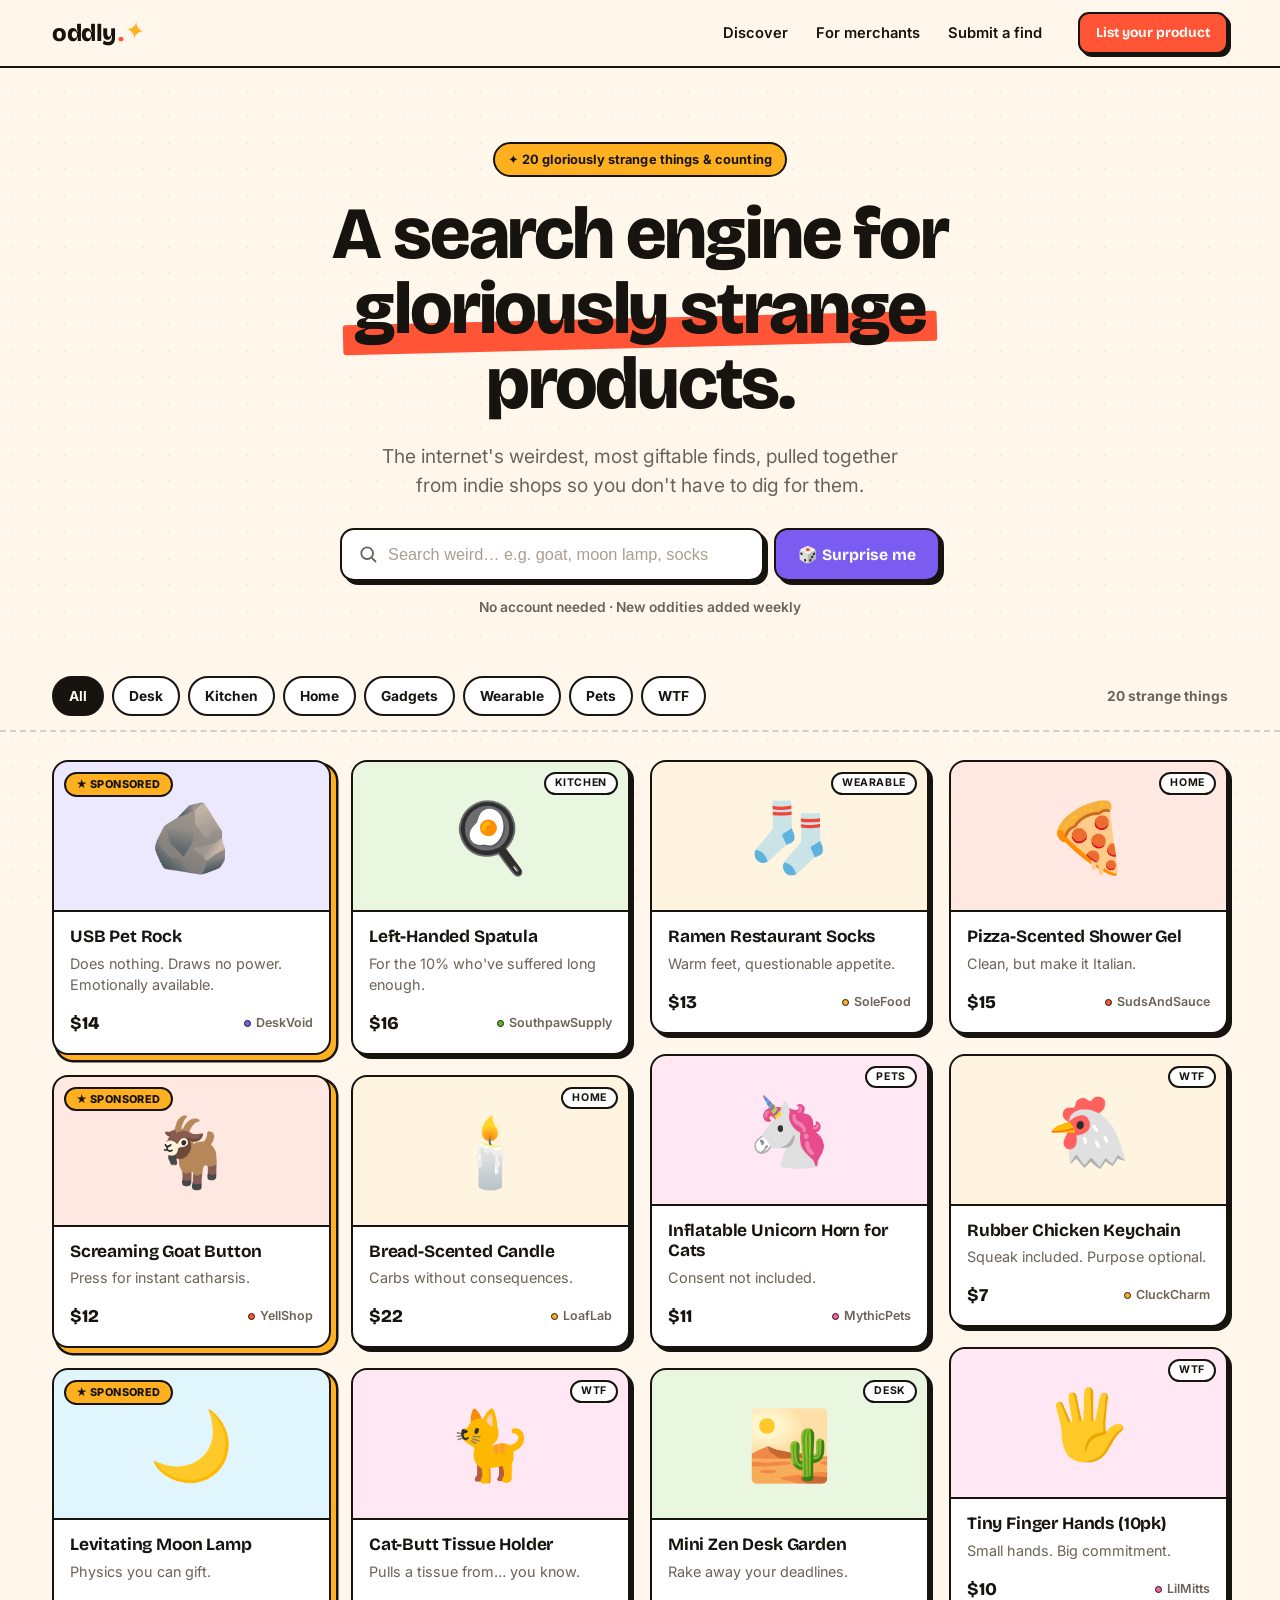
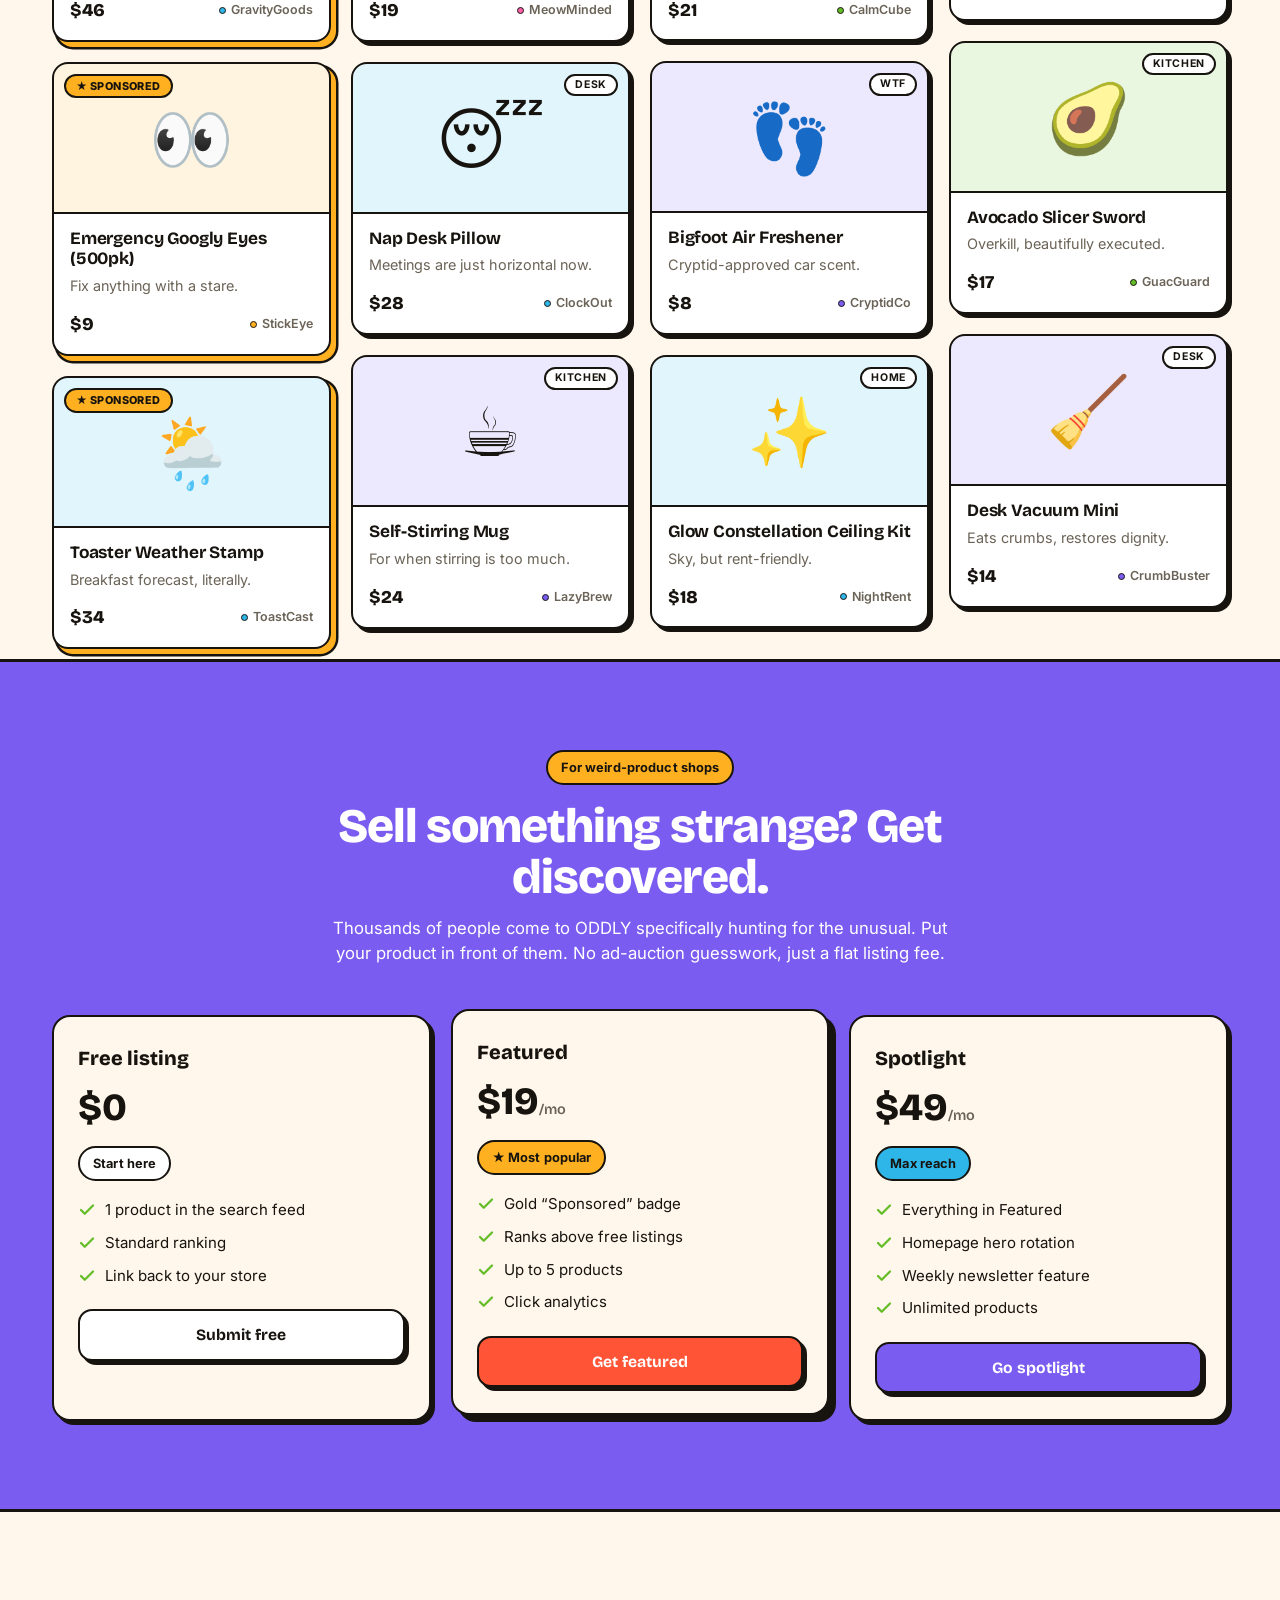
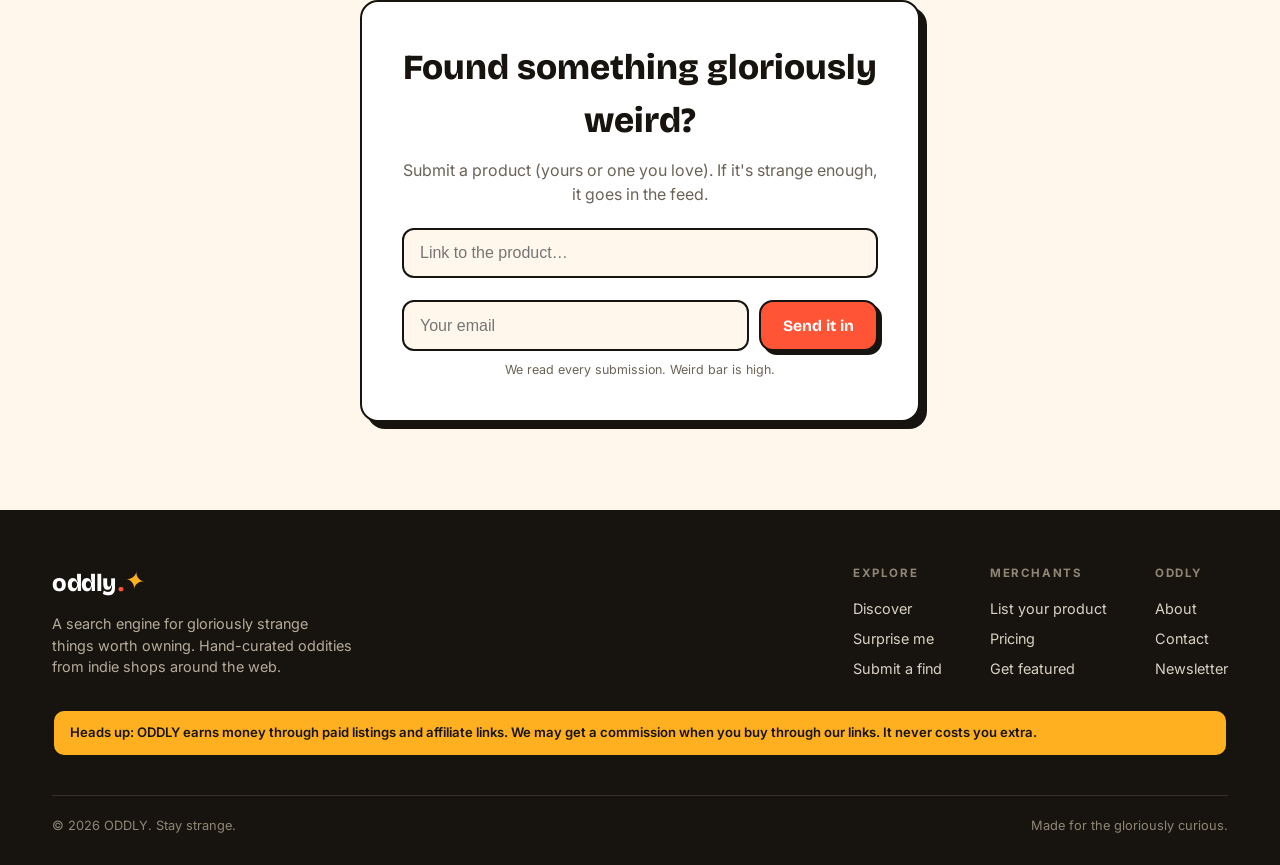
<file: index.html>
<!DOCTYPE html>
<html lang="en">
<head>
<meta charset="UTF-8">
<meta name="viewport" content="width=device-width, initial-scale=1.0">
<title>ODDLY: a search engine for gloriously strange products</title>
<meta name="description" content="ODDLY is where people hunt for gloriously strange things to buy, and where weird-product shops get discovered. Search thousands of oddities from indie stores.">
<meta property="og:title" content="ODDLY: gloriously strange things worth owning">
<meta property="og:description" content="A search engine for weird, wonderful, giftable products from indie shops.">
<meta name="theme-color" content="#FFF7EC">
<link rel="icon" href='data:image/svg+xml,%3Csvg xmlns="http://www.w3.org/2000/svg" viewBox="0 0 64 64"%3E%3Crect width="64" height="64" rx="14" fill="%23FFF7EC" stroke="%2317140F" stroke-width="4"/%3E%3Ctext x="32" y="46" font-size="38" text-anchor="middle" font-family="Arial Black,sans-serif" fill="%2317140F"%3EO%3C/text%3E%3Ccircle cx="47" cy="18" r="6" fill="%23FF5436" stroke="%2317140F" stroke-width="3"/%3E%3C/svg%3E'>
<link rel="preconnect" href="https://fonts.googleapis.com">
<link rel="preconnect" href="https://fonts.gstatic.com" crossorigin>
<link href="https://fonts.googleapis.com/css2?family=Bricolage+Grotesque:opsz,wght@12..96,600;12..96,700;12..96,800&family=Inter:wght@400;500;600;700&display=swap" rel="stylesheet">
<link rel="stylesheet" href="assets/css/styles.css">
</head>
<body>

<!-- ===== Nav ===== -->
<header class="nav" id="nav">
  <div class="wrap nav__in">
    <a class="logo" href="#top">oddly<span class="dot">.</span><span class="star">✦</span></a>
    <nav class="nav__links">
      <a href="#feed-top">Discover</a>
      <a href="#merchants">For merchants</a>
      <a href="#submit">Submit a find</a>
    </nav>
    <a class="btn btn--brand btn--sm nav__cta" href="#merchants">List your product</a>
    <button class="nav__burger" id="burger" aria-label="Menu">☰</button>
  </div>
</header>

<main id="top">

  <!-- ===== Hero ===== -->
  <section class="hero">
    <div class="wrap">
      <span class="pill tagchip">✦ 20 gloriously strange things &amp; counting</span>
      <h1>A search engine for <span class="mark">gloriously strange</span> products.</h1>
      <p class="sub">The internet's weirdest, most giftable finds, pulled together from indie shops so you don't have to dig for them.</p>

      <form class="searchbar" onsubmit="return false">
        <label class="searchbar__field">
          <svg viewBox="0 0 24 24" fill="none" stroke="currentColor" stroke-width="2.2" stroke-linecap="round"><circle cx="11" cy="11" r="7"/><path d="M21 21l-4.3-4.3"/></svg>
          <input id="search" type="search" placeholder="Search weird… e.g. goat, moon lamp, socks" autocomplete="off">
        </label>
        <button class="btn btn--grape" type="button" data-surprise>🎲 Surprise me</button>
      </form>
      <p class="hero__meta">No account needed · New oddities added weekly</p>
    </div>
  </section>

  <!-- ===== Controls ===== -->
  <div class="controls" id="feed-top">
    <div class="wrap controls__in">
      <div class="chips" id="chips"><!-- JS --></div>
      <span class="count" id="count"></span>
    </div>
  </div>

  <!-- ===== Feed ===== -->
  <section class="wrap">
    <div class="feed" id="feed"><!-- JS renders product cards --></div>
    <div class="empty" id="empty">
      <div class="big">🧐</div>
      <h3>Nothing weird enough… yet</h3>
      <p>Try another search, or hit “Surprise me”.</p>
    </div>
  </section>

  <!-- ===== For merchants (paid listings) ===== -->
  <section class="section merchants" id="merchants">
    <div class="wrap">
      <div class="section__head">
        <span class="pill">For weird-product shops</span>
        <h2>Sell something strange? Get discovered.</h2>
        <p>Thousands of people come to ODDLY specifically hunting for the unusual. Put your product in front of them. No ad-auction guesswork, just a flat listing fee.</p>
      </div>

      <div class="tiers">
        <div class="tier">
          <div class="tier__name">Free listing</div>
          <div class="tier__price">$0</div>
          <span class="pill tier__tag">Start here</span>
          <ul>
            <li><svg viewBox="0 0 24 24" fill="none" stroke="currentColor" stroke-width="3" stroke-linecap="round" stroke-linejoin="round"><path d="M20 6L9 17l-5-5"/></svg>1 product in the search feed</li>
            <li><svg viewBox="0 0 24 24" fill="none" stroke="currentColor" stroke-width="3" stroke-linecap="round" stroke-linejoin="round"><path d="M20 6L9 17l-5-5"/></svg>Standard ranking</li>
            <li><svg viewBox="0 0 24 24" fill="none" stroke="currentColor" stroke-width="3" stroke-linecap="round" stroke-linejoin="round"><path d="M20 6L9 17l-5-5"/></svg>Link back to your store</li>
          </ul>
          <a class="btn" href="#submit">Submit free</a>
        </div>

        <div class="tier is-featured">
          <div class="tier__name">Featured</div>
          <div class="tier__price">$19<span>/mo</span></div>
          <span class="pill tier__tag" style="background:var(--gold)">★ Most popular</span>
          <ul>
            <li><svg viewBox="0 0 24 24" fill="none" stroke="currentColor" stroke-width="3" stroke-linecap="round" stroke-linejoin="round"><path d="M20 6L9 17l-5-5"/></svg>Gold “Sponsored” badge</li>
            <li><svg viewBox="0 0 24 24" fill="none" stroke="currentColor" stroke-width="3" stroke-linecap="round" stroke-linejoin="round"><path d="M20 6L9 17l-5-5"/></svg>Ranks above free listings</li>
            <li><svg viewBox="0 0 24 24" fill="none" stroke="currentColor" stroke-width="3" stroke-linecap="round" stroke-linejoin="round"><path d="M20 6L9 17l-5-5"/></svg>Up to 5 products</li>
            <li><svg viewBox="0 0 24 24" fill="none" stroke="currentColor" stroke-width="3" stroke-linecap="round" stroke-linejoin="round"><path d="M20 6L9 17l-5-5"/></svg>Click analytics</li>
          </ul>
          <a class="btn btn--brand" href="#submit">Get featured</a>
        </div>

        <div class="tier">
          <div class="tier__name">Spotlight</div>
          <div class="tier__price">$49<span>/mo</span></div>
          <span class="pill tier__tag" style="background:var(--sky)">Max reach</span>
          <ul>
            <li><svg viewBox="0 0 24 24" fill="none" stroke="currentColor" stroke-width="3" stroke-linecap="round" stroke-linejoin="round"><path d="M20 6L9 17l-5-5"/></svg>Everything in Featured</li>
            <li><svg viewBox="0 0 24 24" fill="none" stroke="currentColor" stroke-width="3" stroke-linecap="round" stroke-linejoin="round"><path d="M20 6L9 17l-5-5"/></svg>Homepage hero rotation</li>
            <li><svg viewBox="0 0 24 24" fill="none" stroke="currentColor" stroke-width="3" stroke-linecap="round" stroke-linejoin="round"><path d="M20 6L9 17l-5-5"/></svg>Weekly newsletter feature</li>
            <li><svg viewBox="0 0 24 24" fill="none" stroke="currentColor" stroke-width="3" stroke-linecap="round" stroke-linejoin="round"><path d="M20 6L9 17l-5-5"/></svg>Unlimited products</li>
          </ul>
          <a class="btn btn--grape" href="#submit">Go spotlight</a>
        </div>
      </div>
    </div>
  </section>

  <!-- ===== Submit ===== -->
  <section class="section" id="submit">
    <div class="wrap">
      <div class="submit__box">
        <h2>Found something gloriously weird?</h2>
        <p>Submit a product (yours or one you love). If it's strange enough, it goes in the feed.</p>
        <form data-form>
          <div class="field-row">
            <input type="url" placeholder="Link to the product…" required>
          </div>
          <div class="field-row">
            <input type="email" placeholder="Your email" required>
            <button class="btn btn--brand" type="submit">Send it in</button>
          </div>
          <p class="submit__note">We read every submission. Weird bar is high.</p>
          <p class="submit__ok">Got it. If it's strange enough, you'll see it in the feed. 🎉</p>
        </form>
      </div>
    </div>
  </section>
</main>

<!-- ===== Footer ===== -->
<footer class="site-footer">
  <div class="wrap">
    <div class="foot__grid">
      <div class="foot__brand">
        <a class="logo" href="#top">oddly<span class="dot" style="color:var(--brand)">.</span><span class="star">✦</span></a>
        <p>A search engine for gloriously strange things worth owning. Hand-curated oddities from indie shops around the web.</p>
      </div>
      <div class="foot__cols">
        <div class="foot__col">
          <h4>Explore</h4>
          <a href="#feed-top">Discover</a>
          <a href="#top">Surprise me</a>
          <a href="#submit">Submit a find</a>
        </div>
        <div class="foot__col">
          <h4>Merchants</h4>
          <a href="#merchants">List your product</a>
          <a href="#merchants">Pricing</a>
          <a href="#submit">Get featured</a>
        </div>
        <div class="foot__col">
          <h4>ODDLY</h4>
          <a href="#top">About</a>
          <a href="#top">Contact</a>
          <a href="#top">Newsletter</a>
        </div>
      </div>
    </div>

    <div class="disclosure">
      Heads up: ODDLY earns money through paid listings and affiliate links. We may get a commission when you buy through our links. It never costs you extra.
    </div>

    <div class="foot__bottom">
      <span>© <span id="year">2026</span> ODDLY. Stay strange.</span>
      <span>Made for the gloriously curious.</span>
    </div>
  </div>
</footer>

<!-- ===== In-site product detail ===== -->
<div class="modal" id="modal" aria-hidden="true">
  <div class="modal__scrim" data-close></div>
  <div class="modal__card" id="modal-content" role="dialog" aria-modal="true"><!-- JS --></div>
</div>

<script src="assets/js/products.js"></script>
<script src="assets/js/app.js"></script>
</body>
</html>
</file>
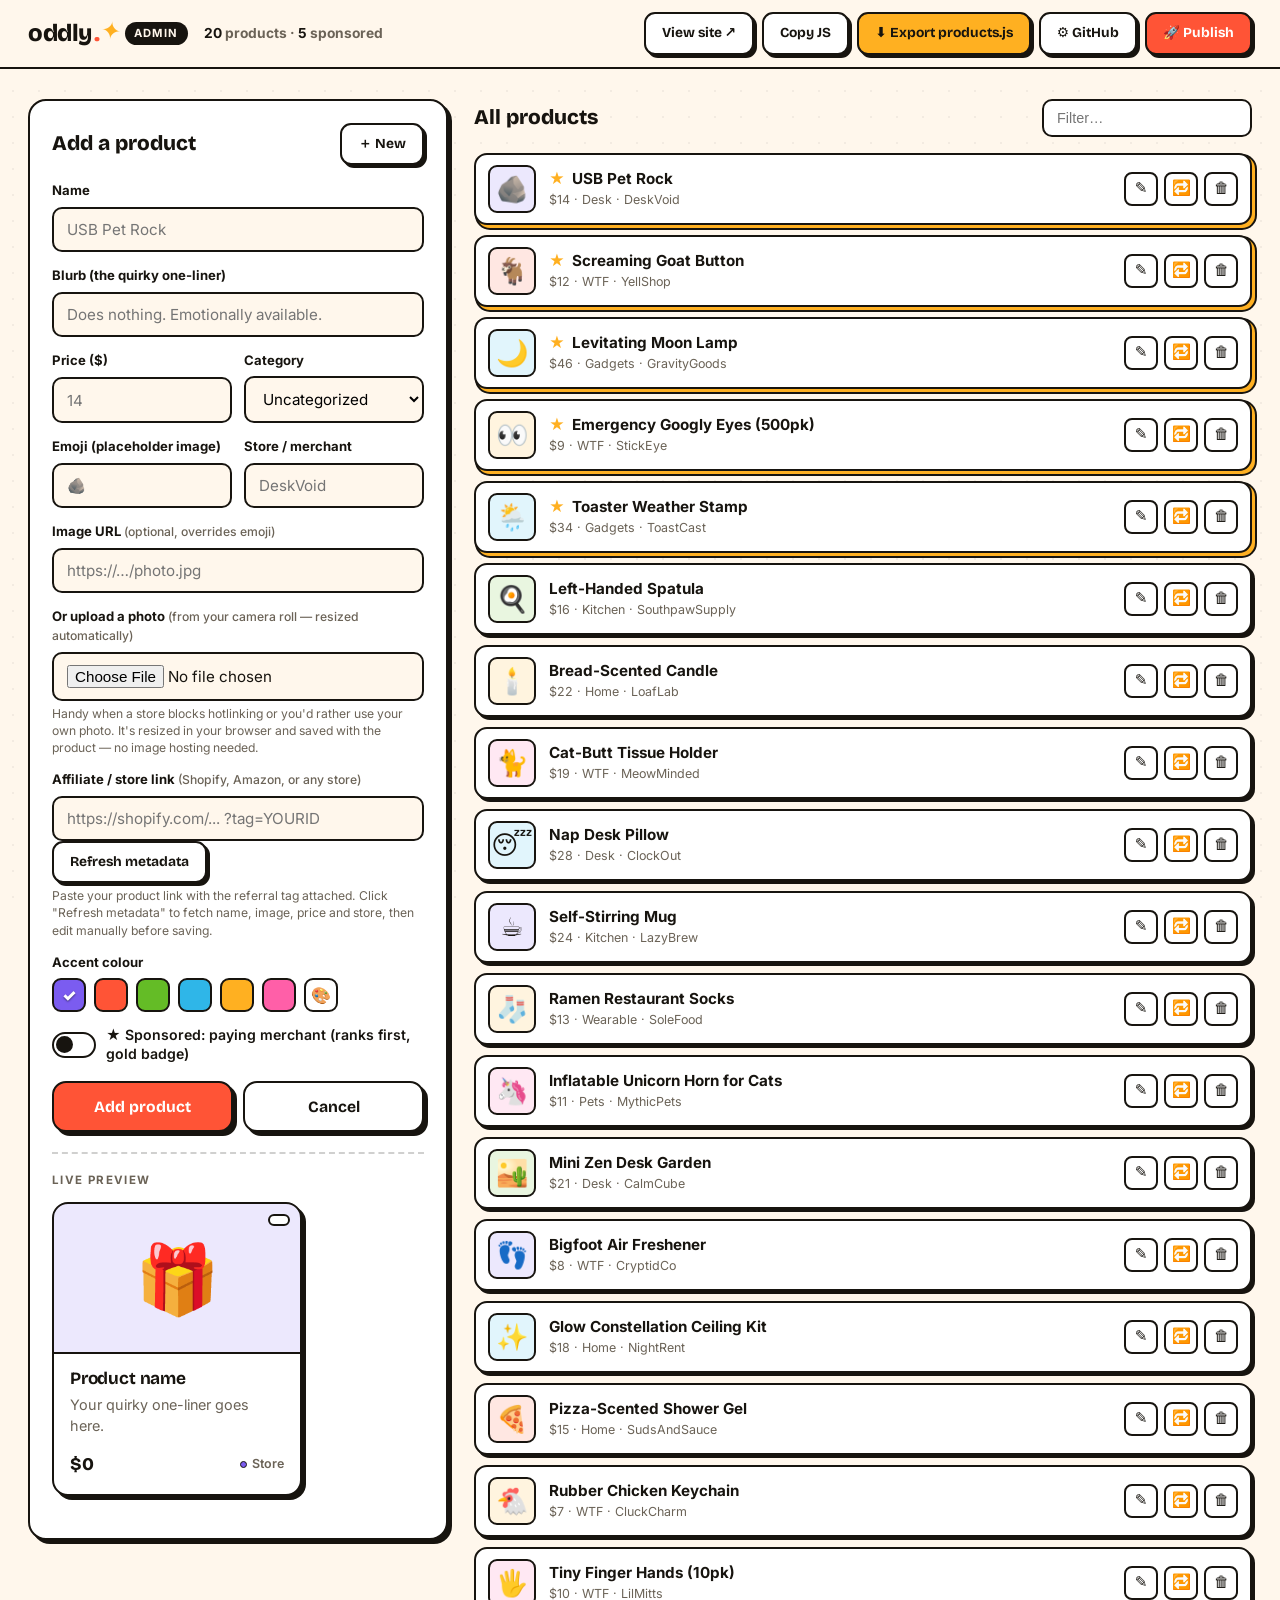
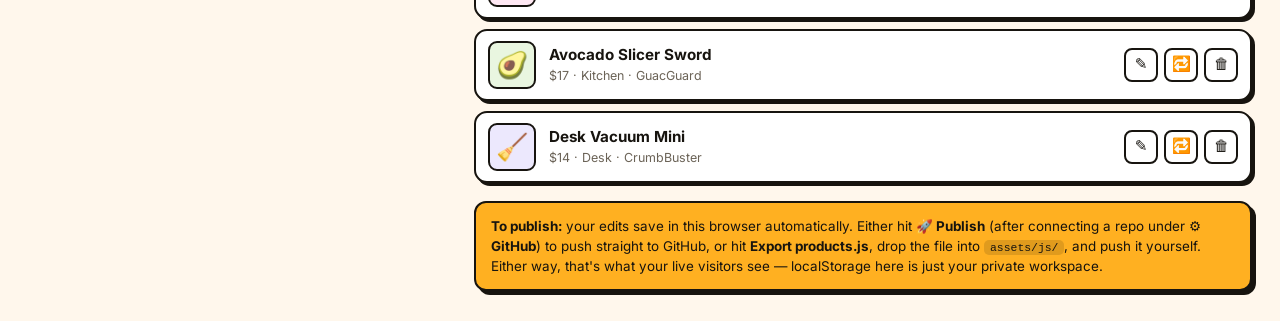
<file: admin.html>
<!DOCTYPE html>
<html lang="en">
<head>
<meta charset="UTF-8">
<meta name="viewport" content="width=device-width, initial-scale=1.0">
<title>ODDLY: Admin</title>
<meta name="robots" content="noindex">
<link rel="icon" href='data:image/svg+xml,%3Csvg xmlns="http://www.w3.org/2000/svg" viewBox="0 0 64 64"%3E%3Crect width="64" height="64" rx="14" fill="%23FFF7EC" stroke="%2317140F" stroke-width="4"/%3E%3Ctext x="32" y="46" font-size="38" text-anchor="middle" font-family="Arial Black,sans-serif" fill="%2317140F"%3EO%3C/text%3E%3Ccircle cx="47" cy="18" r="6" fill="%23FF5436" stroke="%2317140F" stroke-width="3"/%3E%3C/svg%3E'>
<link rel="preconnect" href="https://fonts.googleapis.com">
<link rel="preconnect" href="https://fonts.gstatic.com" crossorigin>
<link href="https://fonts.googleapis.com/css2?family=Bricolage+Grotesque:opsz,wght@12..96,600;12..96,700;12..96,800&family=Inter:wght@400;500;600;700&display=swap" rel="stylesheet">
<link rel="stylesheet" href="assets/css/styles.css">
<link rel="stylesheet" href="assets/css/admin.css">
</head>
<body class="admin">

<!-- ===== Top bar ===== -->
<header class="adbar">
  <div class="adbar__in">
    <a class="logo" href="index.html">oddly<span class="dot">.</span><span class="star">✦</span> <span class="adbar__tag">admin</span></a>
    <div class="adbar__stats" id="stats"></div>
    <div class="adbar__actions">
      <a class="btn btn--sm" href="index.html" target="_blank">View site ↗</a>
      <button class="btn btn--sm" id="btn-copy">Copy JS</button>
      <button class="btn btn--sm btn--gold" id="btn-export">⬇ Export products.js</button>
      <button class="btn btn--sm" id="btn-gh-settings" type="button" title="Connect a GitHub repo">⚙ GitHub</button>
      <button class="btn btn--sm btn--brand" id="btn-publish" type="button">🚀 Publish</button>
    </div>
  </div>
</header>

<main class="adwrap">

  <!-- ===== Editor ===== -->
  <section class="editor" id="editor">
    <div class="editor__head">
      <h2 id="editor-title">Add a product</h2>
      <button class="btn btn--sm" id="btn-new" hidden>＋ New</button>
    </div>

    <form id="form" class="ed-form" autocomplete="off">
      <label class="fld">
        <span>Name</span>
        <input name="name" placeholder="USB Pet Rock">
      </label>

      <label class="fld">
        <span>Blurb (the quirky one-liner)</span>
        <input name="blurb" placeholder="Does nothing. Emotionally available.">
      </label>

      <div class="fld-grid">
        <label class="fld">
          <span>Price ($)</span>
          <input name="price" type="number" min="0" step="0.01" placeholder="14">
        </label>
        <label class="fld">
          <span>Category</span>
          <select name="cat" id="cat-select"></select>
        </label>
      </div>

      <div class="fld-grid">
        <label class="fld">
          <span>Emoji (placeholder image)</span>
          <input name="emoji" maxlength="4" placeholder="🪨">
        </label>
        <label class="fld">
          <span>Store / merchant</span>
          <input name="store" placeholder="DeskVoid">
        </label>
      </div>

      <label class="fld" id="image-url-field">
        <span>Image URL <em>(optional, overrides emoji)</em></span>
        <input name="image" type="url" id="image-url-input" placeholder="https://…/photo.jpg">
      </label>

      <div class="fld" id="photo-attached" hidden>
        <span>Photo</span>
        <div class="fld-row photo-attached__row">
          <img id="photo-thumb" alt="" class="photo-attached__thumb">
          <span class="photo-attached__label">Custom photo attached</span>
          <button type="button" class="btn btn--sm" id="btn-remove-photo">Remove</button>
        </div>
      </div>

      <label class="fld">
        <span>Or upload a photo <em>(from your camera roll — resized automatically)</em></span>
        <input type="file" accept="image/*" id="photo-input">
        <div class="fld__hint">Handy when a store blocks hotlinking or you'd rather use your own photo. It's resized in your browser and saved with the product — no image hosting needed.</div>
      </label>

      <label class="fld">
        <span>Affiliate / store link <em>(Shopify, Amazon, or any store)</em></span>
        <div class="fld-row">
          <input name="url" type="url" inputmode="url" autocomplete="url" autocapitalize="off" autocorrect="off" spellcheck="false" placeholder="https://shopify.com/... ?tag=YOURID">
          <button type="button" class="btn btn--sm" id="btn-refresh">Refresh metadata</button>
        </div>
        <div class="fld__hint">Paste your product link with the referral tag attached. Click "Refresh metadata" to fetch name, image, price and store, then edit manually before saving.</div>
      </label>

      <div class="fld">
        <span>Accent colour</span>
        <div class="swatches" id="swatches"></div>
      </div>

      <label class="toggle">
        <input type="checkbox" name="sponsored">
        <span class="toggle__ui"></span>
        <span>★ Sponsored: paying merchant (ranks first, gold badge)</span>
      </label>

      <div class="ed-actions">
        <button class="btn btn--brand" type="submit" id="btn-save">Add product</button>
        <button class="btn" type="button" id="btn-cancel" hidden>Cancel</button>
      </div>
    </form>

    <div class="preview">
      <div class="preview__label">Live preview</div>
      <div id="preview-card"></div>
    </div>
  </section>

  <!-- ===== Product list ===== -->
  <section class="list">
    <div class="list__head">
      <h2>All products</h2>
      <input id="list-search" class="list__search" type="search" placeholder="Filter…">
    </div>
    <div class="rows" id="rows"></div>
    <p class="publish-note">
      <strong>To publish:</strong> your edits save in this browser automatically.
      Either hit <b>🚀 Publish</b> (after connecting a repo under <b>⚙ GitHub</b>) to push
      straight to GitHub, or hit <b>Export products.js</b>, drop the file into
      <code>assets/js/</code>, and push it yourself. Either way, that's what your live
      visitors see — localStorage here is just your private workspace.
    </p>
  </section>

</main>

<div class="toast" id="toast"></div>

<!-- ===== GitHub publish settings ===== -->
<div class="modal" id="gh-modal" aria-hidden="true">
  <div class="modal__scrim" data-gh-close></div>
  <div class="gh-modal__card" role="dialog" aria-modal="true" aria-labelledby="gh-modal-title">
    <button type="button" class="modal__close" data-gh-close aria-label="Close">✕</button>
    <h2 id="gh-modal-title">GitHub publishing</h2>
    <p class="fld__hint">
      Publish writes <code>products.js</code> straight to your repo via the GitHub API —
      no manual export/copy/push. Your token is stored only in <b>this browser's</b> local
      storage, so use a fine-grained personal access token scoped to just this repo's
      contents (not a broad admin token), and skip this on a shared computer.
    </p>
    <form id="gh-form" class="ed-form">
      <label class="fld">
        <span>Repo owner</span>
        <input name="owner" placeholder="yourusername" autocomplete="off" autocapitalize="off" spellcheck="false">
      </label>
      <label class="fld">
        <span>Repo name</span>
        <input name="repo" placeholder="oddly" autocomplete="off" autocapitalize="off" spellcheck="false">
      </label>
      <div class="fld-grid">
        <label class="fld">
          <span>Branch</span>
          <input name="branch" placeholder="main" autocomplete="off" autocapitalize="off" spellcheck="false">
        </label>
        <label class="fld">
          <span>File path</span>
          <input name="path" placeholder="assets/js/products.js" autocomplete="off" autocapitalize="off" spellcheck="false">
        </label>
      </div>
      <label class="fld">
        <span>Personal access token <em>(repo contents: read &amp; write)</em></span>
        <input name="token" type="password" placeholder="github_pat_…" autocomplete="off" spellcheck="false">
      </label>
      <div class="ed-actions">
        <button class="btn btn--brand" type="submit">Save settings</button>
        <button class="btn" type="button" id="btn-gh-forget">Forget token</button>
      </div>
    </form>
  </div>
</div>

<script src="assets/js/products.js"></script>
<script src="assets/js/admin.js"></script>
</body>
</html>
</file>
<file: assets/css/styles.css>
/* =====================================================================
   ODDLY: playful discovery marketplace
   ===================================================================== */

:root{
  --bg:#FFF7EC;
  --ink:#17140F;
  --card:#FFFFFF;
  --muted:#6b6357;
  --line:#17140F;
  --brand:#FF5436;      /* tomato */
  --gold:#FFB021;
  --grape:#7B5CF0;
  --sky:#2FB6E8;
  --lime:#64BC26;
  --pink:#FF5FA8;
  --shadow: 4px 4px 0 var(--ink);
  --shadow-lg: 7px 7px 0 var(--ink);
  --radius:16px;
  --font-display:"Bricolage Grotesque","Arial Black",system-ui,sans-serif;
  --font-body:"Inter",system-ui,-apple-system,"Segoe UI",Roboto,sans-serif;
  --nav-h:66px;
}

*,*::before,*::after{box-sizing:border-box;margin:0;padding:0}
html{scroll-behavior:smooth;-webkit-text-size-adjust:100%}
body{
  font-family:var(--font-body);
  background:var(--bg);
  color:var(--ink);
  line-height:1.5;
  -webkit-font-smoothing:antialiased;
  overflow-x:hidden;
}
img{display:block;max-width:100%}
a{color:inherit;text-decoration:none}
button{font:inherit;cursor:pointer;border:none;background:none;color:inherit}
::selection{background:var(--brand);color:#fff}
:focus-visible{outline:3px solid var(--grape);outline-offset:2px}

.wrap{width:100%;max-width:1240px;margin-inline:auto;padding-inline:clamp(16px,4vw,32px)}

/* dotted texture behind everything */
body::before{
  content:"";position:fixed;inset:0;z-index:0;pointer-events:none;
  background-image:radial-gradient(var(--ink) 1px,transparent 1.4px);
  background-size:26px 26px;opacity:.05;
}
main,.nav,.site-footer{position:relative;z-index:1}

/* ---------- pieces ---------- */
.pill{
  display:inline-flex;align-items:center;gap:7px;
  font-weight:700;font-size:.8rem;letter-spacing:.01em;
  padding:6px 13px;border:2px solid var(--ink);border-radius:999px;
  background:#fff;white-space:nowrap;
}
.btn{
  display:inline-flex;align-items:center;justify-content:center;gap:8px;
  font-family:var(--font-display);font-weight:700;font-size:.98rem;
  padding:12px 22px;border:2.5px solid var(--ink);border-radius:14px;
  background:#fff;box-shadow:var(--shadow);
  transition:transform .12s ease, box-shadow .12s ease, background .15s ease;
}
.btn:hover{transform:translate(-2px,-2px);box-shadow:var(--shadow-lg)}
.btn:active{transform:translate(2px,2px);box-shadow:2px 2px 0 var(--ink)}
.btn--brand{background:var(--brand);color:#fff}
.btn--grape{background:var(--grape);color:#fff}
.btn--gold{background:var(--gold)}
.btn--sm{padding:9px 16px;font-size:.86rem;border-radius:11px;box-shadow:3px 3px 0 var(--ink)}

/* ---------- nav ---------- */
.nav{
  position:sticky;top:0;z-index:50;
  background:var(--bg);border-bottom:2.5px solid var(--ink);
}
.nav__in{display:flex;align-items:center;gap:18px;height:var(--nav-h)}
.logo{font-family:var(--font-display);font-weight:800;font-size:1.5rem;letter-spacing:-.02em;display:flex;align-items:center;gap:2px}
.logo .dot{color:var(--brand)}
.logo .star{display:inline-block;color:var(--gold);transform:translateY(-2px) rotate(8deg)}
.nav__links{display:flex;gap:4px;margin-left:auto}
.nav__links a{font-weight:600;font-size:.92rem;padding:8px 12px;border-radius:10px}
.nav__links a:hover{background:#fff;box-shadow:var(--shadow)}
.nav__cta{margin-left:6px}
.nav__burger{display:none;margin-left:auto;width:44px;height:44px;border:2.5px solid var(--ink);border-radius:11px;background:#fff;align-items:center;justify-content:center;font-size:1.3rem;box-shadow:var(--shadow)}

/* ---------- hero ---------- */
.hero{padding:clamp(38px,7vw,74px) 0 clamp(28px,4vw,44px);text-align:center}
.hero .tagchip{margin-bottom:20px;background:var(--gold)}
.hero h1{
  font-family:var(--font-display);font-weight:800;
  font-size:clamp(2.3rem,6.4vw,4.6rem);line-height:1.02;letter-spacing:-.03em;
  max-width:16ch;margin-inline:auto;
}
.hero h1 .mark{position:relative;white-space:nowrap}
.hero h1 .mark::after{content:"";position:absolute;left:-2%;right:-2%;bottom:6%;height:34%;
  background:var(--brand);z-index:-1;transform:rotate(-1.4deg);border-radius:3px}
.hero p.sub{max-width:44ch;margin:20px auto 0;font-size:clamp(1rem,1.6vw,1.2rem);color:var(--muted)}

/* search */
.searchbar{display:flex;gap:10px;max-width:600px;margin:28px auto 0;flex-wrap:wrap}
.searchbar__field{
  flex:1;min-width:230px;display:flex;align-items:center;gap:10px;
  background:#fff;border:2.5px solid var(--ink);border-radius:14px;
  padding:0 16px;box-shadow:var(--shadow);
}
.searchbar__field svg{width:20px;height:20px;flex:none;color:var(--muted)}
.searchbar__field input{flex:1;border:none;background:none;padding:15px 0;font-size:1.02rem;outline:none}
.searchbar__field input::placeholder{color:#a99f90}

.hero__meta{margin-top:16px;font-size:.86rem;color:var(--muted);font-weight:600}

/* ---------- controls / chips ---------- */
.controls{position:sticky;top:var(--nav-h);z-index:40;background:var(--bg);
  padding:14px 0;border-bottom:2px dashed rgba(23,20,15,.18)}
.controls__in{display:flex;align-items:center;gap:12px;flex-wrap:wrap}
.chips{display:flex;gap:8px;flex-wrap:wrap;flex:1}
.chip{
  font-weight:700;font-size:.86rem;padding:8px 15px;border:2px solid var(--ink);
  border-radius:999px;background:#fff;transition:transform .1s ease,box-shadow .1s ease;
}
.chip:hover{transform:translateY(-1px);box-shadow:3px 3px 0 var(--ink)}
.chip.is-active{background:var(--ink);color:var(--bg)}
.count{font-weight:700;font-size:.86rem;color:var(--muted);white-space:nowrap}

/* ---------- feed (masonry) ---------- */
.feed{columns:4 250px;column-gap:20px;padding:28px 0 10px}
.card{
  break-inside:avoid;margin-bottom:20px;display:block;width:100%;text-align:left;
  background:var(--card);border:2.5px solid var(--ink);border-radius:var(--radius);
  box-shadow:var(--shadow);overflow:hidden;
  transition:transform .14s ease, box-shadow .14s ease;
}
.card:hover{transform:translate(-3px,-3px) rotate(-.4deg);box-shadow:var(--shadow-lg)}
.card__media{
  position:relative;display:flex;align-items:center;justify-content:center;
  min-height:150px;padding:22px;font-size:clamp(46px,7vw,68px);line-height:1;
  border-bottom:2.5px solid var(--ink);
}
.card__media img{width:100%;height:100%;object-fit:cover;position:absolute;inset:0}
.card__badge{
  position:absolute;top:10px;left:10px;display:inline-flex;align-items:center;gap:5px;
  font-weight:800;font-size:.68rem;letter-spacing:.04em;text-transform:uppercase;
  padding:5px 10px;border:2px solid var(--ink);border-radius:999px;background:var(--gold);
}
.card__cat{
  position:absolute;top:10px;right:10px;font-weight:700;font-size:.66rem;text-transform:uppercase;
  letter-spacing:.06em;padding:4px 9px;border:2px solid var(--ink);border-radius:999px;background:#fff;
}
.card__body{padding:15px 16px 16px}
.card__name{font-family:var(--font-display);font-weight:700;font-size:1.08rem;line-height:1.2;letter-spacing:-.01em}
.card__blurb{margin-top:6px;font-size:.9rem;color:var(--muted);line-height:1.45}
.card__row{margin-top:14px;display:flex;align-items:center;justify-content:space-between;gap:10px}
.card__price{font-family:var(--font-display);font-weight:800;font-size:1.12rem}
.card__store{font-size:.78rem;font-weight:600;color:var(--muted);display:flex;align-items:center;gap:5px}
.card__store::before{content:"";width:7px;height:7px;border-radius:50%;background:var(--_c,var(--grape));border:1.5px solid var(--ink)}
.card.is-sponsored{box-shadow:5px 5px 0 var(--gold),5px 5px 0 2.5px var(--ink)}

/* surprise highlight */
@keyframes wiggle{0%,100%{transform:rotate(0)}25%{transform:rotate(-2.5deg)}75%{transform:rotate(2.5deg)}}
.card.is-surprise{animation:wiggle .5s ease 2;box-shadow:0 0 0 4px var(--grape),var(--shadow-lg)}

/* empty state */
.empty{text-align:center;padding:60px 20px;display:none}
.empty.show{display:block}
.empty .big{font-size:56px}
.empty h3{font-family:var(--font-display);font-size:1.5rem;margin-top:10px}
.empty p{color:var(--muted);margin-top:6px}

/* ---------- product modal (in-site detail) ---------- */
.modal{position:fixed;inset:0;z-index:100;display:none;align-items:center;justify-content:center;padding:20px}
.modal.open{display:flex}
.modal__scrim{position:absolute;inset:0;background:rgba(23,20,15,.55);backdrop-filter:blur(3px)}
.modal__card{
  position:relative;z-index:1;width:100%;max-width:760px;max-height:90vh;overflow:auto;
  background:var(--bg);border:3px solid var(--ink);border-radius:22px;box-shadow:10px 10px 0 var(--ink);
  display:grid;grid-template-columns:1fr 1fr;
}
.modal__media{display:flex;align-items:center;justify-content:center;font-size:clamp(80px,16vw,150px);
  padding:30px;border-right:3px solid var(--ink);min-height:280px;position:relative}
.modal__media img{position:absolute;inset:0;width:100%;height:100%;object-fit:cover}
.modal__body{padding:26px 26px 28px;display:flex;flex-direction:column}
.modal__badges{display:flex;gap:8px;margin-bottom:12px;flex-wrap:wrap}
.modal__name{font-family:var(--font-display);font-weight:800;font-size:1.7rem;line-height:1.1;letter-spacing:-.02em}
.modal__blurb{margin-top:10px;color:var(--muted);font-size:1.02rem}
.modal__price{font-family:var(--font-display);font-weight:800;font-size:1.8rem;margin-top:16px}
.modal__store{margin-top:4px;font-size:.9rem;color:var(--muted)}
.modal__actions{margin-top:auto;padding-top:22px;display:flex;flex-direction:column;gap:10px}
.modal__note{font-size:.74rem;color:var(--muted);text-align:center}
.modal__close{position:absolute;top:12px;right:14px;z-index:2;width:40px;height:40px;border:2.5px solid var(--ink);
  border-radius:11px;background:#fff;font-size:1.2rem;box-shadow:3px 3px 0 var(--ink);display:flex;align-items:center;justify-content:center}
.modal__close:hover{background:var(--brand);color:#fff}

/* ---------- merchants / pricing ---------- */
.section{padding:clamp(48px,8vw,88px) 0}
.section__head{text-align:center;max-width:640px;margin:0 auto clamp(30px,5vw,48px)}
.section__head .pill{margin-bottom:16px}
.section__head h2{font-family:var(--font-display);font-weight:800;font-size:clamp(1.9rem,4vw,3rem);line-height:1.05;letter-spacing:-.02em}
.section__head p{color:var(--muted);margin-top:14px;font-size:1.05rem}
.merchants{background:var(--grape);border-block:3px solid var(--ink);color:#fff}
.merchants .section__head h2,.merchants .section__head p{color:#fff}
.merchants .section__head .pill{background:var(--gold);color:var(--ink)}

.tiers{display:grid;grid-template-columns:repeat(3,1fr);gap:20px;align-items:stretch}
.tier{background:var(--bg);color:var(--ink);border:2.5px solid var(--ink);border-radius:18px;padding:26px 24px;box-shadow:var(--shadow);display:flex;flex-direction:column}
.tier.is-featured{box-shadow:var(--shadow-lg);transform:translateY(-6px)}
.tier__name{font-family:var(--font-display);font-weight:800;font-size:1.25rem}
.tier__price{font-family:var(--font-display);font-weight:800;font-size:2.4rem;margin-top:6px}
.tier__price span{font-size:.9rem;font-weight:600;color:var(--muted)}
.tier__tag{align-self:flex-start;margin-top:10px}
.tier ul{list-style:none;margin:18px 0 0;display:grid;gap:10px}
.tier li{display:flex;gap:9px;font-size:.94rem;align-items:flex-start}
.tier li svg{width:18px;height:18px;flex:none;margin-top:2px;color:var(--lime)}
.tier .btn{margin-top:22px;width:100%}

/* ---------- submit / newsletter ---------- */
.submit__box{max-width:560px;margin:0 auto;background:#fff;border:2.5px solid var(--ink);border-radius:18px;box-shadow:var(--shadow-lg);padding:clamp(24px,4vw,40px);text-align:center}
.submit__box h2{font-family:var(--font-display);font-weight:800;font-size:clamp(1.6rem,3vw,2.2rem)}
.submit__box p{color:var(--muted);margin-top:10px}
.field-row{display:flex;gap:10px;margin-top:22px;flex-wrap:wrap}
.field-row input{flex:1;min-width:200px;border:2.5px solid var(--ink);border-radius:12px;padding:14px 16px;font-size:1rem;background:var(--bg);outline:none}
.field-row input:focus{box-shadow:var(--shadow)}
.submit__ok{display:none;margin-top:16px;font-weight:700;color:var(--grape)}
.submit__box.done .field-row,.submit__box.done .submit__note{display:none}
.submit__box.done .submit__ok{display:block}
.submit__note{font-size:.78rem;color:var(--muted);margin-top:12px}

/* ---------- footer ---------- */
.site-footer{background:var(--ink);color:#f4efe6;padding:52px 0 30px;border-top:3px solid var(--ink)}
.foot__grid{display:flex;flex-wrap:wrap;gap:30px;justify-content:space-between}
.foot__brand{max-width:300px}
.foot__brand .logo{color:#fff}
.foot__brand p{color:#b6ac9c;margin-top:12px;font-size:.9rem}
.foot__cols{display:flex;gap:48px;flex-wrap:wrap}
.foot__col h4{font-size:.72rem;letter-spacing:.14em;text-transform:uppercase;color:#8f8676;margin-bottom:12px}
.foot__col a{display:block;color:#d9d1c4;font-size:.9rem;padding:4px 0}
.foot__col a:hover{color:#fff}
.foot__bottom{margin-top:38px;padding-top:20px;border-top:1px solid #362f25;display:flex;justify-content:space-between;gap:14px;flex-wrap:wrap;font-size:.8rem;color:#8f8676}
.disclosure{background:var(--gold);color:var(--ink);border:2.5px solid var(--ink);border-radius:12px;padding:12px 16px;font-size:.82rem;font-weight:600;margin-top:26px;box-shadow:var(--shadow)}

/* ---------- responsive ---------- */
@media(max-width:900px){
  .tiers{grid-template-columns:1fr;max-width:420px;margin-inline:auto}
  .tier.is-featured{transform:none}
  .modal__card{grid-template-columns:1fr;max-width:440px}
  .modal__media{border-right:none;border-bottom:3px solid var(--ink);min-height:200px}
}
@media(max-width:720px){
  .nav__links,.nav__cta{display:none}
  .nav__burger{display:flex}
  .nav.open .nav__links{display:flex;position:absolute;top:var(--nav-h);left:0;right:0;flex-direction:column;
    background:var(--bg);border-bottom:2.5px solid var(--ink);padding:12px 20px 20px}
  .nav.open .nav__cta{display:block;position:absolute;top:calc(var(--nav-h) + 190px);left:20px;right:20px}
}
@media(prefers-reduced-motion:reduce){
  *{animation:none!important}
  .card:hover{transform:none}
}
</file>
<file: assets/css/admin.css>
/* =====================================================================
   ODDLY: admin panel (uses tokens from styles.css)
   ===================================================================== */

.admin{background:var(--bg)}

/* top bar */
.adbar{position:sticky;top:0;z-index:50;background:var(--bg);border-bottom:2.5px solid var(--ink)}
.adbar__in{max-width:1280px;margin:0 auto;padding:12px clamp(16px,4vw,28px);display:flex;align-items:center;gap:16px;flex-wrap:wrap}
.adbar__tag{font-family:var(--font-body);font-size:.7rem;font-weight:700;text-transform:uppercase;letter-spacing:.12em;
  background:var(--ink);color:var(--bg);padding:3px 9px;border-radius:999px;margin-left:2px}
.adbar__stats{font-weight:700;font-size:.86rem;color:var(--muted)}
.adbar__stats b{color:var(--ink)}
.adbar__actions{margin-left:auto;display:flex;gap:8px;flex-wrap:wrap}

/* layout */
.adwrap{max-width:1280px;margin:0 auto;padding:clamp(18px,3vw,30px) clamp(16px,4vw,28px);
  display:grid;grid-template-columns:minmax(0,420px) minmax(0,1fr);gap:26px;align-items:start}
@media(max-width:880px){.adwrap{grid-template-columns:1fr}}
@media(max-width:640px){.editor{padding:16px}.adbar__in{padding:12px 14px}.adbar__actions{width:100%;justify-content:flex-start}.fld-grid{grid-template-columns:1fr}.ed-actions{flex-direction:column}.list__head{align-items:flex-start}.list__search{width:100%;margin-left:0}}

/* editor */
.editor{position:sticky;top:84px;background:#fff;border:2.5px solid var(--ink);border-radius:18px;
  box-shadow:var(--shadow);padding:22px}
@media(max-width:880px){.editor{position:static}}
.editor__head{display:flex;align-items:center;justify-content:space-between;margin-bottom:16px}
.editor__head h2{font-family:var(--font-display);font-weight:800;font-size:1.3rem}

.ed-form{display:grid;gap:14px}
.fld{display:grid;gap:6px}
.fld[hidden]{display:none} /* .fld's own display:grid otherwise beats the UA [hidden] rule */
.fld > span{font-weight:700;font-size:.82rem}
.fld > span b{color:var(--brand)}
.fld > span em{font-weight:500;color:var(--muted);font-style:normal;font-size:.76rem}
.fld__hint{font-size:.76rem;color:var(--muted);line-height:1.4;margin-top:-2px}
.fld input,.fld select{
  border:2px solid var(--ink);border-radius:10px;padding:11px 13px;font-size:.95rem;
  background:var(--bg);outline:none;width:100%;font-family:var(--font-body);
}
.fld input:focus,.fld select:focus{box-shadow:3px 3px 0 var(--ink)}
.fld-grid{display:grid;grid-template-columns:1fr 1fr;gap:12px}

.swatches{display:flex;gap:8px;flex-wrap:wrap}
.sw{width:34px;height:34px;border-radius:9px;border:2.5px solid var(--ink);cursor:pointer;position:relative}
.sw.is-active::after{content:"✓";position:absolute;inset:0;display:grid;place-items:center;color:#fff;font-weight:900;
  text-shadow:0 1px 2px rgba(0,0,0,.5)}
.sw--custom{display:flex;align-items:center;justify-content:center;background:#fff;font-size:16px;overflow:hidden}
.sw--custom input{position:absolute;inset:0;opacity:0;cursor:pointer}

.toggle{display:flex;align-items:center;gap:10px;font-weight:600;font-size:.88rem;cursor:pointer;line-height:1.3}
.toggle input{position:absolute;opacity:0}
.toggle__ui{flex:none;width:44px;height:26px;border:2.5px solid var(--ink);border-radius:999px;background:#fff;position:relative;transition:background .15s}
.toggle__ui::after{content:"";position:absolute;top:2px;left:2px;width:17px;height:17px;border-radius:50%;
  background:var(--ink);transition:transform .15s}
.toggle input:checked + .toggle__ui{background:var(--gold)}
.toggle input:checked + .toggle__ui::after{transform:translateX(18px)}
.toggle input:focus-visible + .toggle__ui{outline:3px solid var(--grape);outline-offset:2px}

.ed-actions{display:flex;gap:10px;margin-top:4px}
.ed-actions .btn{flex:1}

/* live preview */
.preview{margin-top:20px;padding-top:18px;border-top:2px dashed rgba(23,20,15,.2)}
.preview__label{font-size:.72rem;font-weight:700;text-transform:uppercase;letter-spacing:.12em;color:var(--muted);margin-bottom:12px}
#preview-card .card{cursor:default;max-width:250px}
#preview-card .card:hover{transform:none;box-shadow:var(--shadow)}

/* list */
.list__head{display:flex;align-items:center;gap:14px;margin-bottom:16px;flex-wrap:wrap}
.list__head h2{font-family:var(--font-display);font-weight:800;font-size:1.3rem}
.list__search{margin-left:auto;border:2px solid var(--ink);border-radius:10px;padding:9px 13px;font-size:.9rem;background:#fff;outline:none;min-width:180px}
.list__search:focus{box-shadow:3px 3px 0 var(--ink)}

.rows{display:grid;gap:10px}
.row{display:flex;align-items:center;gap:13px;background:#fff;border:2px solid var(--ink);border-radius:13px;padding:10px 12px;box-shadow:3px 3px 0 var(--ink)}
.row.is-sponsored{box-shadow:3px 3px 0 var(--gold),3px 3px 0 2px var(--ink)}
.row__media{flex:none;width:48px;height:48px;border:2px solid var(--ink);border-radius:9px;display:grid;place-items:center;font-size:26px;overflow:hidden;position:relative}
.row__media img{position:absolute;inset:0;width:100%;height:100%;object-fit:cover}
.row__info{min-width:0;flex:1}
.row__name{font-weight:700;font-size:.95rem;display:flex;align-items:center;gap:7px}
.row__name .star{color:var(--gold)}
.row__sub{font-size:.78rem;color:var(--muted);white-space:nowrap;overflow:hidden;text-overflow:ellipsis}
.row__actions{display:flex;gap:6px;flex:none}
.icon-btn{width:34px;height:34px;border:2px solid var(--ink);border-radius:8px;background:#fff;display:grid;place-items:center;font-size:.95rem;transition:background .12s}
.icon-btn:hover{background:var(--gold)}
.icon-btn.del:hover{background:var(--brand);color:#fff}

.publish-note{margin-top:18px;background:var(--gold);border:2.5px solid var(--ink);border-radius:12px;padding:13px 15px;
  font-size:.84rem;box-shadow:var(--shadow);line-height:1.5}
.publish-note code{background:rgba(0,0,0,.12);padding:1px 6px;border-radius:5px;font-size:.85em}

/* toast */
.toast{position:fixed;left:50%;bottom:26px;transform:translate(-50%,20px);z-index:200;
  background:var(--ink);color:var(--bg);font-weight:700;font-size:.9rem;padding:12px 20px;border-radius:12px;
  box-shadow:5px 5px 0 rgba(0,0,0,.25);opacity:0;pointer-events:none;transition:opacity .2s,transform .2s}
.toast.show{opacity:1;transform:translate(-50%,0)}

.empty-list{text-align:center;color:var(--muted);padding:40px 10px;font-weight:600}

/* photo upload */
.photo-attached__row{align-items:center}
.photo-attached__thumb{width:44px;height:44px;object-fit:cover;border:2px solid var(--ink);border-radius:8px;flex:none}
.photo-attached__label{flex:1;font-size:.86rem;font-weight:600}

/* GitHub publish settings modal (reuses .modal/.modal__scrim/.modal__close from styles.css) */
.gh-modal__card{
  position:relative;z-index:1;width:100%;max-width:480px;max-height:90vh;overflow:auto;
  background:var(--bg);border:3px solid var(--ink);border-radius:22px;box-shadow:10px 10px 0 var(--ink);
  padding:26px;display:grid;gap:14px;
}
.gh-modal__card h2{font-family:var(--font-display);font-weight:800;font-size:1.3rem}
</file>
